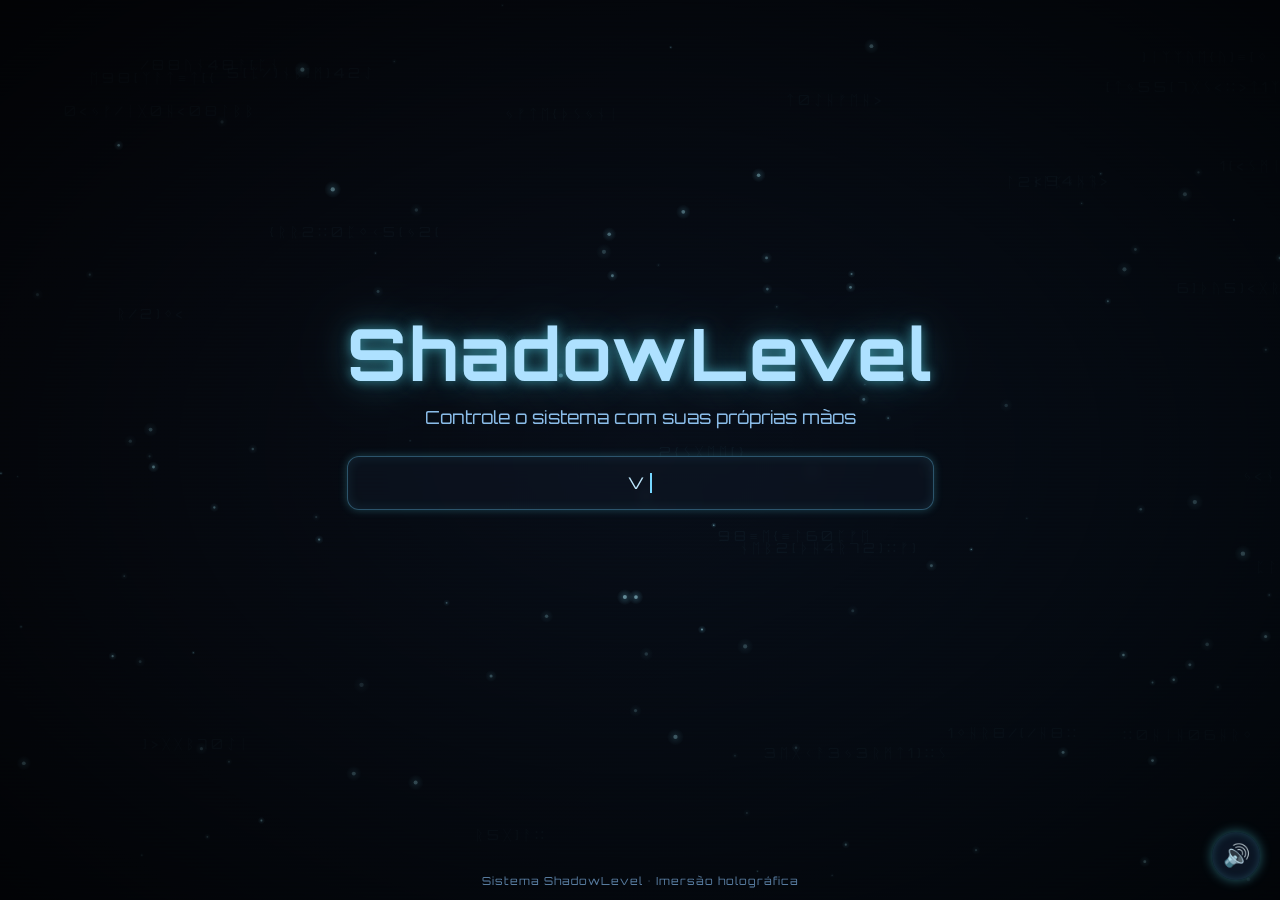
<file: shadowlevel/frontend/public/index.html>
<!DOCTYPE html>
<html lang="pt-BR">
<head>
  <meta charset="UTF-8">
  <title>ShadowLevel</title>
  <meta name="viewport" content="width=device-width, initial-scale=1.0">
  <link href="https://fonts.googleapis.com/css2?family=Orbitron:wght@400;700&display=swap" rel="stylesheet">
  <link rel="stylesheet" href="../src/css/index.css">
</head>
<body>
  <audio id="ambience" src="https://cdn.pixabay.com/download/audio/2022/03/15/audio_7e7f3f9f3b.mp3?filename=dark-ambient-110397.mp3" loop preload="auto"></audio>
  <audio id="ping" src="https://cdn.pixabay.com/download/audio/2022/03/15/audio_7e7f3f9f3b.mp3?filename=dark-ambient-110397.mp3" preload="auto"></audio>
  <audio id="hover" src="https://cdn.pixabay.com/download/audio/2022/03/15/audio_7e7f3f9f3b.mp3?filename=dark-ambient-110397.mp3" preload="auto"></audio>
  <audio id="levelup" src="https://cdn.pixabay.com/download/audio/2022/03/15/audio_9f7a6f.mp3?filename=level-up-191997.mp3" preload="auto"></audio>
  <canvas id="particles"></canvas>
  <canvas id="runes"></canvas>
  <div class="overlay"></div>
  <div class="home-container">
    <div class="content" id="content">
      <h1 class="title">ShadowLevel</h1>
      <p class="subtitle">Controle o sistema com suas próprias mãos</p>
      <div class="system-message">
        <p id="typewriter" class="typewriter"></p>
      </div>
      <nav class="menu" id="menu">
        <a href="../src/pages/central.html" data-link>Acessar</a>
        <a href="../src/pages/sobre.html" data-link>System</a>
      </nav>
    </div>
  </div>
    <button id="sound-toggle" class="sound-btn">🔊</button>
  <div class="footer">Sistema ShadowLevel • Imersão holográfica</div>
  <script src="../src/js/index.js"></script>
</body>
</html>
</file>
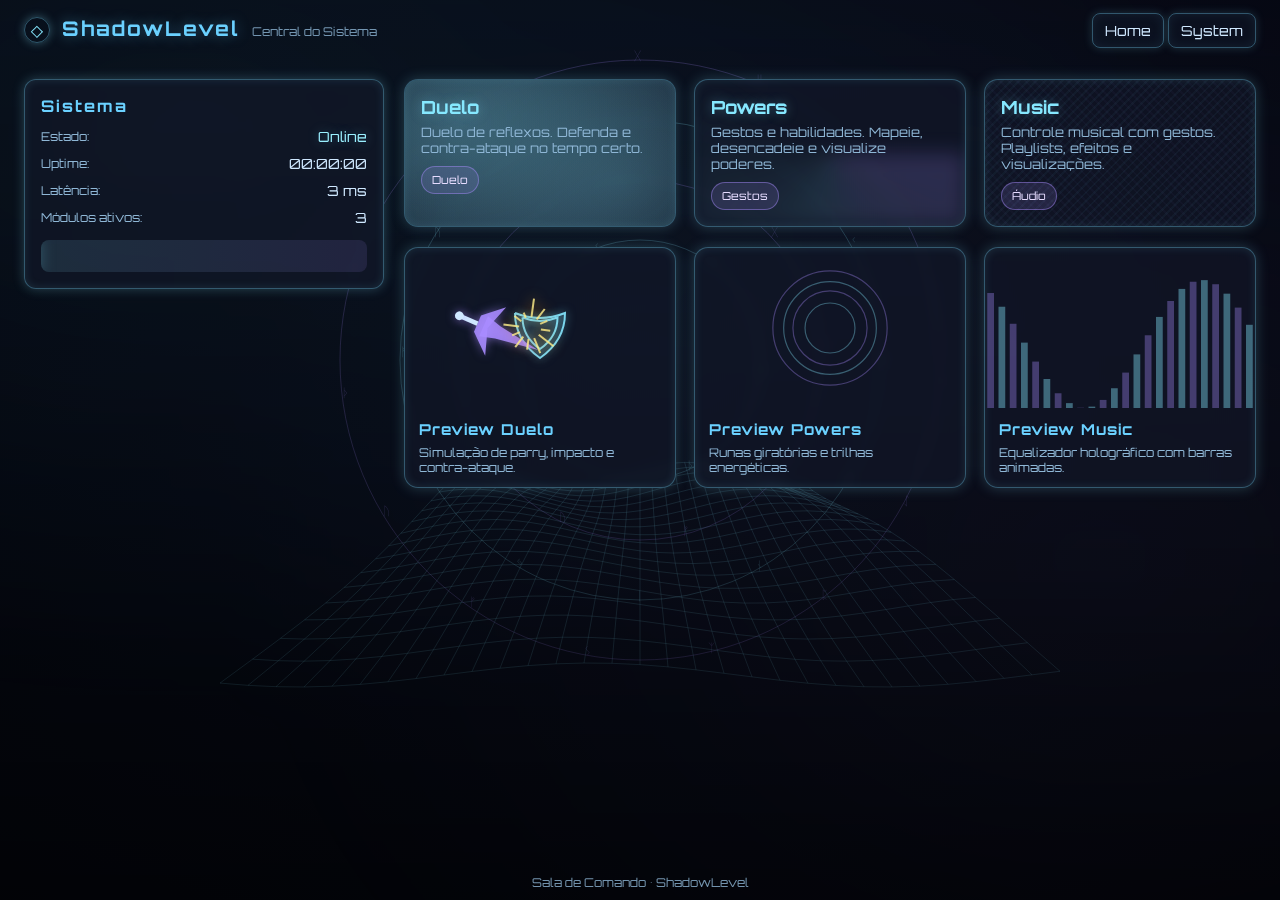
<file: shadowlevel/codigo/src/pages/central.html>
<!DOCTYPE html>
<html lang="pt-BR">
<head>
  <meta charset="UTF-8">
  <title>ShadowLevel • Central</title>
  <meta name="viewport" content="width=device-width, initial-scale=1.0">
  <link href="https://fonts.googleapis.com/css2?family=Orbitron:wght@400;700&display=swap" rel="stylesheet">
  <link rel="stylesheet" href="../css/central.css">
  <link rel="icon" href="favicon.png" type="image/png">
</head>
<body>
  <div class="bg">
    <canvas id="grid3d"></canvas>
    <div class="nebula layer"></div>
    <canvas id="orbits"></canvas>
  </div>
  <div class="overlay"></div>
  <header class="header">
    <div class="brand">
      <span class="logo">◇</span>
      <h1>ShadowLevel</h1>
      <span class="tag">Central do Sistema</span>
    </div>
    <nav class="top-actions">
      <a href="../index.html" class="home-link">Home</a>
      <a href="sobre.html" class="home-link">System</a>
    </nav>
  </header>
  <main class="central">
    <section class="status-panel">
      <div class="status-card">
        <h2 class="status-title">Sistema</h2>
        <div class="status-grid">
          <div class="status-item">
            <span class="label">Estado:</span>
            <span class="value online">Online</span>
          </div>
          <div class="status-item">
            <span class="label">Uptime:</span>
            <span id="uptime" class="value">00:00:00</span>
          </div>
          <div class="status-item">
            <span class="label">Latência:</span>
            <span id="latency" class="value">3 ms</span>
          </div>
          <div class="status-item">
            <span class="label">Módulos ativos:</span>
            <span id="modules" class="value">3</span>
          </div>
        </div>
        <div class="pulse-bar" aria-hidden="true">
          <span class="pulse"></span>
        </div>
      </div>
    </section>

    <section class="hub-menu">
      <div class="hub-card" data-tilt data-href="duelo.html"> <div class="hub-decor hub-particles"></div>
        <h3>Duelo</h3> <p>Duelo de reflexos. Defenda e contra-ataque no tempo certo.</p> <div class="chip">Duelo</div> </div>

      <div class="hub-card" data-tilt data-href="powers.html">
        <div class="hub-decor hub-auras"></div>
        <h3>Powers</h3>
        <p>Gestos e habilidades. Mapeie, desencadeie e visualize poderes.</p>
        <div class="chip">Gestos</div>
      </div>

      <div class="hub-card" data-tilt data-href="music.html">
        <div class="hub-decor hub-waves"></div>
        <h3>Music</h3>
        <p>Controle musical com gestos. Playlists, efeitos e visualizações.</p>
        <div class="chip">Áudio</div>
      </div>
    </section>

    <section class="previews">
      <div class="preview-card" data-tilt>
        <div class="preview-canvas-wrap">
          <canvas id="previewDuelo"></canvas> </div>
        <div class="preview-content">
          <h4>Preview Duelo</h4> <p>Simulação de parry, impacto e contra-ataque.</p> </div>
      </div>

      <div class="preview-card" data-tilt>
        <div class="preview-canvas-wrap">
          <canvas id="previewPowers"></canvas>
        </div>
        <div class="preview-content">
          <h4>Preview Powers</h4>
          <p>Runas giratórias e trilhas energéticas.</p>
        </div>
      </div>

      <div class="preview-card" data-tilt>
        <div class="preview-canvas-wrap">
          <canvas id="previewMusic"></canvas>
        </div>
        <div class="preview-content">
          <h4>Preview Music</h4>
          <p>Equalizador holográfico com barras animadas.</p>
        </div>
      </div>
    </section>
  </main>
  <footer class="footer">
    <span>Sala de Comando • ShadowLevel</span>
  </footer>
  <script src="../js/central.js"></script>
</body>
</html>
</file>
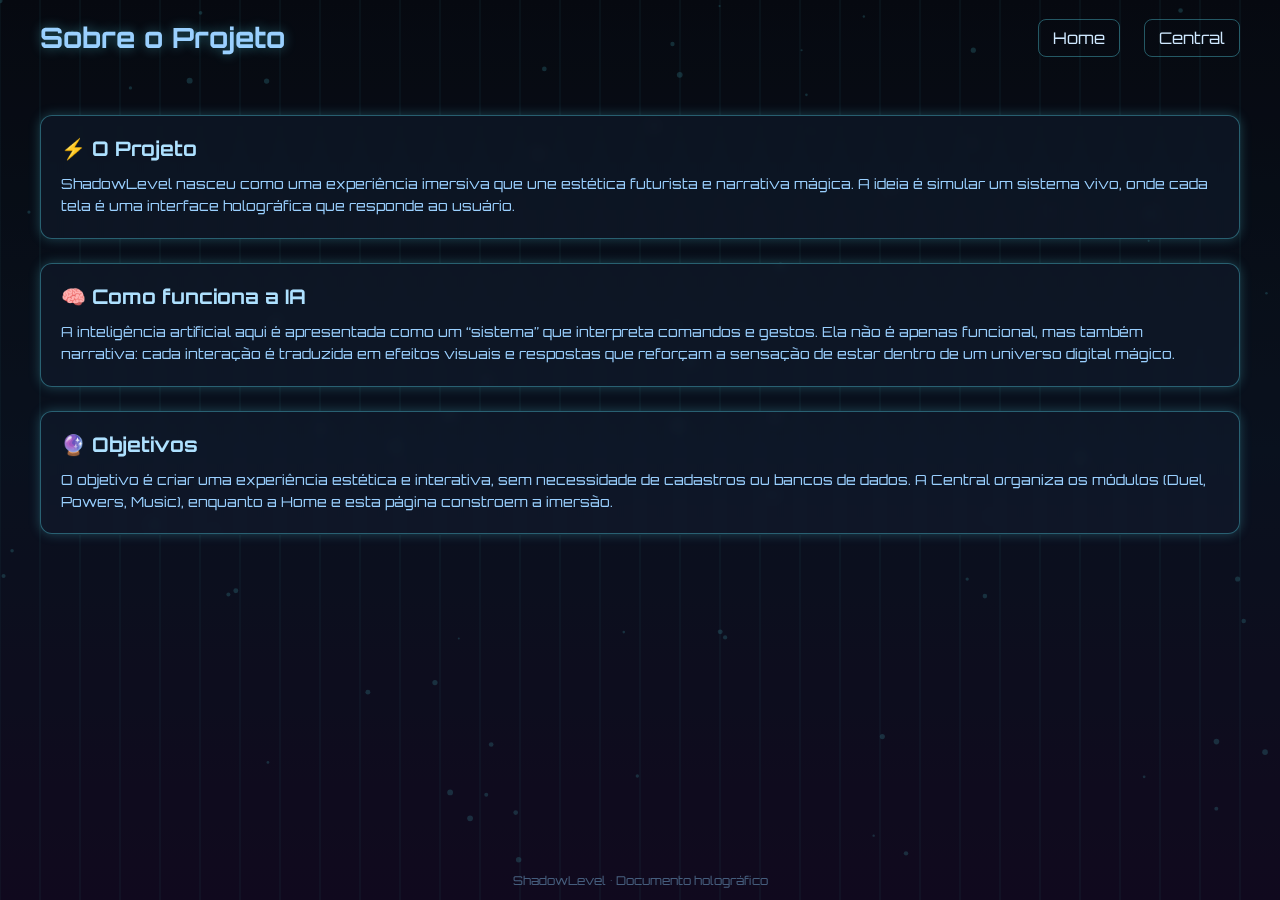
<file: shadowlevel/codigo/src/pages/sobre.html>
<!DOCTYPE html>
<html lang="pt-BR">
<head>
  <meta charset="UTF-8">
  <title>ShadowLevel • Sobre</title>
  <meta name="viewport" content="width=device-width, initial-scale=1.0">
  <link href="https://fonts.googleapis.com/css2?family=Orbitron:wght@400;700&display=swap" rel="stylesheet">
  <link rel="stylesheet" href="../css/sobre.css">
  <link rel="icon" href="favicon.png" type="image/png">
</head>
<body>
  <canvas id="bgLines"></canvas>
  <canvas id="bgParticles"></canvas>
  <div class="overlay"></div>
  <header class="header">
    <h1 class="title">Sobre o Projeto</h1>
    <nav>
      <a href="../index.html">Home</a>
      <a href="central.html">Central</a>
    </nav>
  </header>
  <main class="about">
    <section class="card" data-expand>
      <h2>⚡ O Projeto</h2>
      <p>
        ShadowLevel nasceu como uma experiência imersiva que une estética futurista e narrativa mágica.
        A ideia é simular um sistema vivo, onde cada tela é uma interface holográfica que responde ao usuário.
      </p>
    </section>

    <section class="card" data-expand>
      <h2>🧠 Como funciona a IA</h2>
      <p>
        A inteligência artificial aqui é apresentada como um “sistema” que interpreta comandos e gestos.
        Ela não é apenas funcional, mas também narrativa: cada interação é traduzida em efeitos visuais
        e respostas que reforçam a sensação de estar dentro de um universo digital mágico.
      </p>
    </section>

    <section class="card" data-expand>
      <h2>🔮 Objetivos</h2>
      <p>
        O objetivo é criar uma experiência estética e interativa, sem necessidade de cadastros ou bancos de dados.
        A Central organiza os módulos (Duel, Powers, Music), enquanto a Home e esta página constroem a imersão.
      </p>
    </section>
  </main>

  <footer class="footer">ShadowLevel • Documento holográfico</footer>
  <script src="../js/sobre.js"></script>
</body>
</html>
</file>
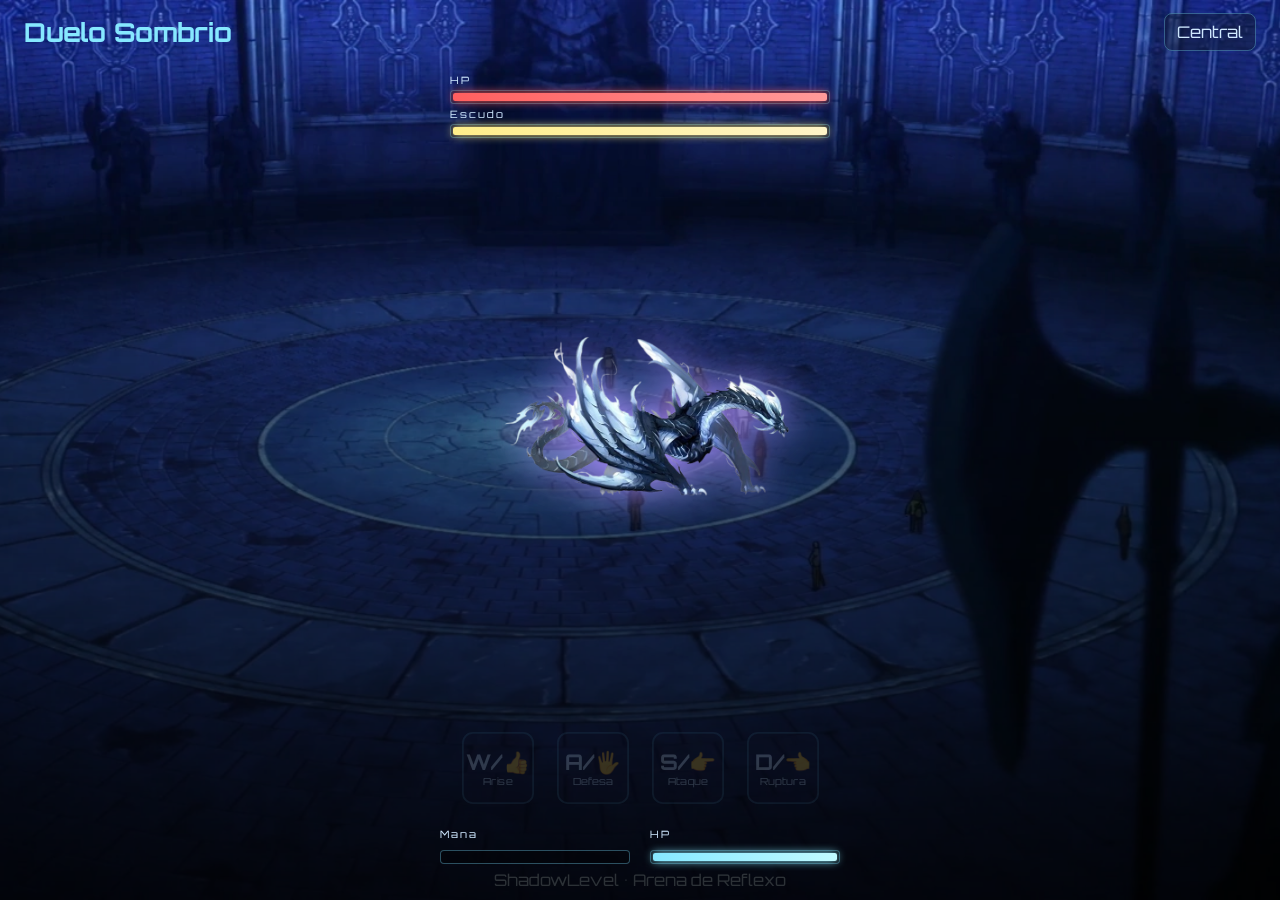
<file: shadowlevel/frontend/src/pages/duelo.html>
<!DOCTYPE html>
<html lang="pt-BR">
<head>
  <meta charset="UTF-8">
  <title>ShadowLevel • Duelo</title>
  <meta name="viewport" content="width=device-width, initial-scale=1.0">
  <link href="https://fonts.googleapis.com/css2?family=Orbitron:wght@400;700&display=swap" rel="stylesheet">
  <link rel="stylesheet" href="../css/duelo.css">
</head>
<body>
  <canvas id="fx-canvas"></canvas>
  <div class="overlay"></div>

  <div id="win-screen" class="game-over-screen">
    <img src="../img/duel/victory_bg.png" alt="Vitória">
    <h1>VITÓRIA</h1>
  </div>
  <div id="lose-screen" class="game-over-screen">
    <img src="../img/duel/defeat_bg.png" alt="Derrota">
    <h1>DERROTA</h1>
  </div>

  <header class="header">
    <h1 class="title">Duelo Sombrio</h1>
    <nav>
      <a href="central.html">Central</a>
    </nav>
  </header>

  <main class="duel-arena">
    <div class="opponent-area">
      <div class="opponent-bars">
        <div class="bar-label">HP</div>
        <div class="bar-container hp-bar">
          <div id="opponent-hp" class="bar-fill"></div>
        </div>
        <div class="bar-label">Escudo</div>
        <div class="bar-container stance-bar">
          <div id="opponent-stance" class="bar-fill"></div>
        </div>
      </div>
      <div id="opponent-container">
        <img src="../img/duel/opponent_idle.png" id="opponent" alt="Oponente Sombrio">
      </div>
      <div id="game-message" class="game-message"></div>
    </div>

    <div class="player-hub">
      <div id="action-hub" class="action-hub">
        <div class="action-slot" id="prompt-super">
          <span>W/👍</span><p>Arise</p>
        </div>
        <div class="action-slot" id="prompt-defesa">
          <span>A/🖐️</span><p>Defesa</p>
        </div>
        <div class="action-slot" id="prompt-ataque">
          <span>S/👉</span><p>Ataque</p>
        </div>
        <div class="action-slot" id="prompt-ruptura">
          <span>D/👈</span><p>Ruptura</p>
        </div>
      </div>

      <div class="player-bars">
        <div class="bar-label">Mana</div>
        <div class="bar-container shadow-gauge">
          <div id="player-super" class="bar-fill"></div>
        </div>
        <div class="bar-label">HP</div>
        <div class="bar-container player-hp-bar">
          <div id="player-hp" class="bar-fill"></div>
        </div>
      </div>
    </div>
  </main>

  <footer class="footer">ShadowLevel • Arena de Reflexo</footer>

  <audio id="bg-music" loop src="../audio/duel_music.mp3"></audio>

  <script src="../js/duelo.js"></script>
  <script src="../js/duel_effects.js"></script> 
</body>
</html>
</file>
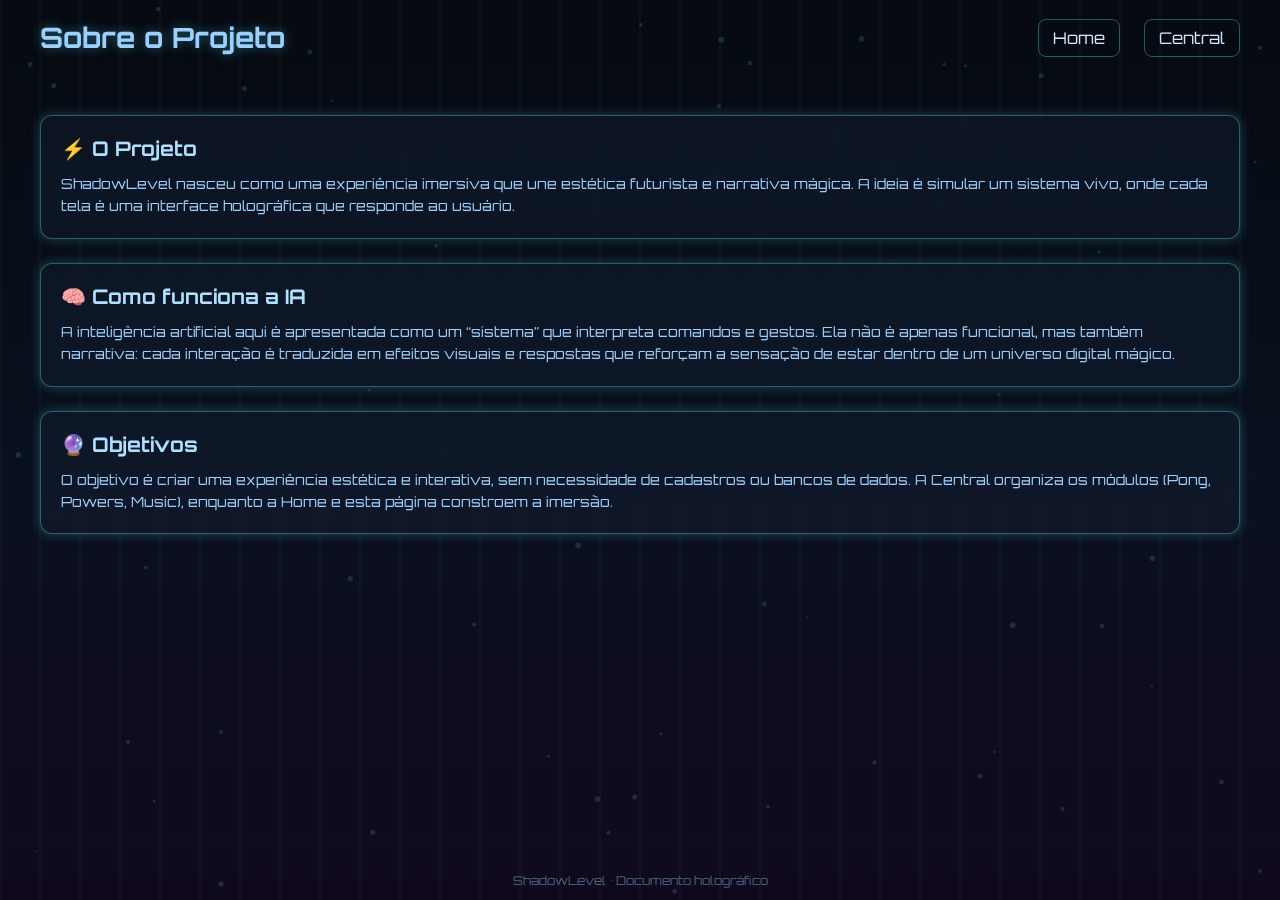
<file: shadowlevel/frontend/src/pages/sobre.html>
<!DOCTYPE html>
<html lang="pt-BR">
<head>
  <meta charset="UTF-8">
  <title>ShadowLevel • Sobre</title>
  <meta name="viewport" content="width=device-width, initial-scale=1.0">
  <link href="https://fonts.googleapis.com/css2?family=Orbitron:wght@400;700&display=swap" rel="stylesheet">
  <link rel="stylesheet" href="../css/sobre.css">
</head>
<body>
  <canvas id="bgLines"></canvas>
  <canvas id="bgParticles"></canvas>
  <div class="overlay"></div>
  <header class="header">
    <h1 class="title">Sobre o Projeto</h1>
    <nav>
      <a href="../../public/index.html">Home</a>
      <a href="central.html">Central</a>
    </nav>
  </header>
  <main class="about">
    <section class="card" data-expand>
      <h2>⚡ O Projeto</h2>
      <p>
        ShadowLevel nasceu como uma experiência imersiva que une estética futurista e narrativa mágica.
        A ideia é simular um sistema vivo, onde cada tela é uma interface holográfica que responde ao usuário.
      </p>
    </section>

    <section class="card" data-expand>
      <h2>🧠 Como funciona a IA</h2>
      <p>
        A inteligência artificial aqui é apresentada como um “sistema” que interpreta comandos e gestos.
        Ela não é apenas funcional, mas também narrativa: cada interação é traduzida em efeitos visuais
        e respostas que reforçam a sensação de estar dentro de um universo digital mágico.
      </p>
    </section>

    <section class="card" data-expand>
      <h2>🔮 Objetivos</h2>
      <p>
        O objetivo é criar uma experiência estética e interativa, sem necessidade de cadastros ou bancos de dados.
        A Central organiza os módulos (Pong, Powers, Music), enquanto a Home e esta página constroem a imersão.
      </p>
    </section>
  </main>

  <footer class="footer">ShadowLevel • Documento holográfico</footer>

  <script src="../js/sobre.js"></script>
</body>
</html>
</file>
<file: shadowlevel/frontend/src/css/index.css>
* { box-sizing: border-box; margin: 0; padding: 0; }

body {
  font-family: 'Orbitron', sans-serif;
  color: #cfe8ff;
  height: 100vh;
  overflow: hidden;
  background: linear-gradient(120deg, #0b0f1a, #0a1b2e, #130a2e);
  background-size: 300% 300%;
  animation: gradientShift 20s ease-in-out infinite;
  position: relative;
}

@keyframes gradientShift {
  0% { background-position: 0% 50%; }
  50% { background-position: 100% 50%; }
  100% { background-position: 0% 50%; }
}

body::after {
  content: '';
  position: absolute;
  inset: 0;
  pointer-events: none;
  background: repeating-linear-gradient(
    to bottom,
    rgba(255, 255, 255, 0.03) 0px,
    rgba(255, 255, 255, 0.03) 1px,
    transparent 2px,
    transparent 4px
  );
  mix-blend-mode: soft-light;
}

.overlay {
  position: absolute;
  inset: 0;
  background: radial-gradient(ellipse at center, rgba(0,0,0,0.25) 0%, rgba(0,0,0,0.55) 60%, rgba(0,0,0,0.8) 100%);
  z-index: 1;
}

#particles, #runes {
  position: absolute;
  inset: 0;
  z-index: 0;
}
#runes { opacity: 0.25; }

.home-container {
  position: relative;
  z-index: 2;
  height: 100vh;
  display: grid;
  place-items: center;
  padding: 24px;
}

.content {
  text-align: center;
  opacity: 0;
  transform: translateY(12px);
  transition: opacity 900ms ease, transform 900ms ease;
}

.title {
  font-size: 72px;
  letter-spacing: 3px;
  color: #aee1ff;
  text-shadow: 0 0 12px rgba(94, 234, 255, 0.5),
               0 0 36px rgba(94, 234, 255, 0.3),
               0 0 72px rgba(94, 234, 255, 0.15);
}

.subtitle {
  margin-top: 8px;
  font-size: 18px;
  color: #9ad0ff;
  opacity: 0.9;
}

.system-message {
  margin: 28px auto 36px;
  max-width: 720px;
  background: rgba(19, 29, 47, 0.35);
  border: 1px solid rgba(110, 208, 255, 0.35);
  border-radius: 12px;
  backdrop-filter: blur(6px);
  box-shadow: 0 0 8px rgba(94, 234, 255, 0.25),
              inset 0 0 12px rgba(94, 234, 255, 0.1);
  padding: 16px 18px;
  color: #bfe9ff;
}

.typewriter {
  display: inline-block;
  white-space: nowrap;
  border-right: 2px solid #76d7ff;
  animation: caretBlink 900ms steps(1, end) infinite;
  padding-right: 6px;
}

@keyframes caretBlink {
  0%, 49% { border-color: #76d7ff; }
  50%, 100% { border-color: transparent; }
}

.menu {
  display: inline-flex;
  gap: 16px;
  opacity: 0;
  transform: translateY(8px);
  transition: opacity 700ms ease, transform 700ms ease;
}

.menu a {
  text-decoration: none;
  color: #d9f3ff;
  padding: 12px 18px;
  border-radius: 10px;
  background: rgba(18, 31, 54, 0.4);
  border: 1px solid rgba(94, 234, 255, 0.35);
  box-shadow: 0 0 10px rgba(94, 234, 255, 0.2),
              inset 0 0 14px rgba(94, 234, 255, 0.08);
  transition: transform 160ms ease, box-shadow 200ms ease, background 200ms ease;
  position: relative;
  overflow: hidden;
}

.menu a:hover {
  transform: translateY(-2px) scale(1.02);
  box-shadow: 0 0 18px rgba(94, 234, 255, 0.35),
              inset 0 0 18px rgba(94, 234, 255, 0.12);
  background: rgba(18, 31, 54, 0.55);
}

.menu a::after {
  content: '';
  position: absolute;
  left: -30%;
  top: 0;
  height: 100%;
  width: 30%;
  transform: skewX(-20deg);
  background: linear-gradient(to right, rgba(255,255,255,0.0), rgba(255,255,255,0.12), rgba(255,255,255,0.0));
  transition: left 600ms ease;
}

.menu a:hover::after { left: 110%; }

.content.active { opacity: 1; transform: translateY(0); }
.menu.active { opacity: 1; transform: translateY(0); }

.footer {
  position: absolute;
  bottom: 12px; left: 50%;
  transform: translateX(-50%);
  font-size: 11px;
  letter-spacing: 1px;
  color: #8fc8ff;
  opacity: 0.6;
  z-index: 2;
}

@media (max-width: 640px) {
  .title { font-size: 42px; letter-spacing: 2px; }
  .subtitle { font-size: 14px; }
  .system-message { margin: 20px 12px 28px; }
  .menu { gap: 12px; }
  .menu a { padding: 10px 14px; font-size: 14px; }
}

.sound-btn {
  position: fixed;
  bottom: 20px;
  right: 20px;
  width: 48px;
  height: 48px;
  border-radius: 50%;
  border: none;
  background: rgba(18, 31, 54, 0.6);
  color: #d9f3ff;
  font-size: 22px;
  cursor: pointer;
  box-shadow: 0 0 12px rgba(94, 234, 255, 0.4),
              inset 0 0 8px rgba(94, 234, 255, 0.2);
  transition: transform 0.2s ease, background 0.3s ease;
  z-index: 10;
}

.sound-btn:hover {
  transform: scale(1.1);
  background: rgba(18, 31, 54, 0.8);
}
</file>
<file: shadowlevel/codigo/src/css/central.css>
* { box-sizing: border-box; margin: 0; padding: 0; }
:root {
  --bg1: #05070f;
  --bg2: #0a1020;
  --bg3: #120a2a;
  --cyan: #86e8ff;
  --blue: #6bd1ff;
  --violet: #a98cff;
  --text: #cfe8ff;
  --muted: #8fb7d6;
  --panel: rgba(20, 26, 44, 0.55);
  --border: rgba(120, 220, 255, 0.35);
}
html, body { height: 100%; }
body {
  font-family: 'Orbitron', system-ui, sans-serif;
  color: var(--text);
  background: radial-gradient(1200px 800px at 50% 40%, var(--bg2), var(--bg1)) fixed;
  overflow: hidden;
}

.bg { position: fixed; inset: 0; z-index: 0; }
#grid3d, #orbits { position: absolute; inset: 0; }
.nebula {
  position: absolute; inset: -10%;
  background:
    radial-gradient(1000px 600px at 20% 20%, rgba(107, 209, 255, 0.10), transparent),
    radial-gradient(900px 700px at 80% 60%, rgba(169, 140, 255, 0.10), transparent);
  filter: blur(20px) saturate(120%);
  animation: drift 40s ease-in-out infinite alternate;
  opacity: 0.6;
}
@keyframes drift {
  0% { transform: translate3d(0,0,0); }
  100% { transform: translate3d(2%, -2%, 0); }
}

.overlay {
  position: fixed; inset: 0; z-index: 1;
  background: linear-gradient(to bottom, rgba(0,0,0,0.1), rgba(0,0,0,0.35) 60%, rgba(0,0,0,0.6));
  pointer-events: none;
}

.header {
  position: relative; z-index: 5;
  display: flex; align-items: center; justify-content: space-between;
  padding: 16px 24px;
}
.brand { display: flex; align-items: baseline; gap: 12px; }
.logo {
  display: inline-grid; place-items: center;
  width: 26px; height: 26px; border-radius: 50%;
  border: 1px solid var(--border);
  color: var(--cyan);
  box-shadow: 0 0 10px rgba(134, 232, 255, 0.35);
}
.brand h1 { font-size: 20px; letter-spacing: 2px; color: var(--blue); text-shadow: 0 0 14px rgba(107, 209, 255, 0.4); }
.tag { font-size: 12px; color: var(--muted); opacity: 0.8; }
.top-actions .home-link {
  color: var(--text); text-decoration: none; font-size: 14px;
  padding: 8px 12px; border: 1px solid var(--border); border-radius: 8px;
  background: rgba(18, 26, 44, 0.45);
  box-shadow: 0 0 10px rgba(134, 232, 255, 0.18), inset 0 0 12px rgba(134, 232, 255, 0.08);
  transition: transform 180ms ease, box-shadow 200ms ease, background 200ms ease;
}
.top-actions .home-link:hover { transform: translateY(-1px); box-shadow: 0 0 16px rgba(134, 232, 255, 0.28); }

.central {
  position: relative; z-index: 4;
  display: grid;
  grid-template-columns: 360px 1fr;
  grid-template-rows: auto auto 1fr;
  grid-template-areas:
    "status hub"
    "status previews"
    "status previews";
  gap: 20px;
  padding: 20px 24px 28px;
}

.status-panel { grid-area: status; }
.status-card {
  background: var(--panel);
  border: 1px solid var(--border);
  border-radius: 12px;
  backdrop-filter: blur(8px);
  box-shadow: 0 0 12px rgba(134, 232, 255, 0.25),
              inset 0 0 10px rgba(134, 232, 255, 0.12);
  padding: 16px;
}
.status-title { font-size: 16px; color: var(--blue); letter-spacing: 2px; margin-bottom: 12px; }
.status-grid { display: grid; gap: 10px; }
.status-item { display: flex; justify-content: space-between; align-items: center; }
.status-item .label { color: var(--muted); font-size: 12px; }
.status-item .value { font-size: 14px; color: var(--text); }
.value.online { color: #9af0ff; text-shadow: 0 0 12px rgba(134, 232, 255, 0.35); }

.pulse-bar {
  margin-top: 14px; height: 32px; border-radius: 8px;
  background: linear-gradient(to right, rgba(134,232,255,0.12), rgba(169,140,255,0.12));
  position: relative; overflow: hidden;
}
.pulse {
  position: absolute; left: -20%; top: 0; bottom: 0; width: 22%;
  background: linear-gradient(90deg, rgba(255,255,255,0.0), rgba(134,232,255,0.55), rgba(255,255,255,0.0));
  filter: blur(6px);
  animation: pulseSweep 3.6s ease-in-out infinite;
}
@keyframes pulseSweep {
  0% { left: -22%; }
  50% { left: 100%; }
  100% { left: 120%; }
}

.hub-menu {
  grid-area: hub;
  display: grid; grid-template-columns: repeat(3, minmax(220px, 1fr));
  gap: 18px;
}
.hub-card {
  position: relative;
  background: var(--panel);
  border: 1px solid var(--border);
  border-radius: 14px;
  padding: 16px;
  backdrop-filter: blur(6px);
  box-shadow: 0 0 14px rgba(134,232,255,0.22), inset 0 0 10px rgba(134,232,255,0.12);
  cursor: pointer;
  transition: transform 160ms ease, box-shadow 220ms ease, border-color 220ms ease;
  overflow: hidden;
  isolation: isolate;
}
.hub-card:hover {
  transform: translateY(-3px);
  box-shadow: 0 0 20px rgba(134,232,255,0.3);
  border-color: rgba(169,140,255,0.45);
}
.hub-card h3 { font-size: 18px; color: var(--cyan); text-shadow: 0 0 12px rgba(134,232,255,0.35); }
.hub-card p { margin-top: 6px; font-size: 13px; color: var(--muted); }
.chip {
  display: inline-block; margin-top: 10px; font-size: 11px;
  padding: 6px 10px; border-radius: 999px;
  border: 1px solid rgba(169,140,255,0.45);
  color: #e6dcff; background: rgba(169,140,255,0.14);
}

.hub-decor { position: absolute; inset: 0; pointer-events: none; z-index: -1; }
.hub-particles::before, .hub-particles::after {
  content: ''; position: absolute; width: 100%; height: 100%;
  background: radial-gradient(300px 200px at 20% 30%, rgba(134,232,255,0.18), transparent),
              radial-gradient(260px 200px at 80% 70%, rgba(134,232,255,0.10), transparent);
  animation: shimmer 8s ease-in-out infinite alternate;
}
.hub-auras::before {
  content: ''; position: absolute; inset: 0;
  background: conic-gradient(from 90deg, rgba(169,140,255,0.2), rgba(134,232,255,0.12), transparent 60%);
  filter: blur(10px);
  animation: spinSlow 16s linear infinite;
}
.hub-waves::before {
  content: ''; position: absolute; inset: 0;
  background-image:
    repeating-linear-gradient(135deg, rgba(134,232,255,0.16) 0 2px, transparent 2px 6px),
    repeating-linear-gradient(-135deg, rgba(169,140,255,0.12) 0 2px, transparent 2px 6px);
  opacity: 0.25;
  animation: waveSlide 10s linear infinite;
}
@keyframes shimmer { from { transform: translateY(0); } to { transform: translateY(-4%); } }
@keyframes spinSlow { to { transform: rotate(360deg); } }
@keyframes waveSlide { to { background-position: 100px 0, -100px 0; } }

.previews {
  grid-area: previews;
  display: grid; grid-template-columns: repeat(3, minmax(240px, 1fr));
  gap: 18px;
}
.preview-card {
  background: var(--panel);
  border: 1px solid var(--border);
  border-radius: 14px;
  box-shadow: 0 0 14px rgba(134,232,255,0.22), inset 0 0 10px rgba(134,232,255,0.12);
  overflow: hidden;
  transition: transform 160ms ease, box-shadow 220ms ease, border-color 220ms ease;
  backdrop-filter: blur(6px);
}
.preview-card:hover { transform: translateY(-2px); border-color: rgba(169,140,255,0.45); }

.preview-canvas-wrap { position: relative; height: 160px; }
.preview-content { padding: 12px 14px; }
.preview-content h4 { color: var(--blue); font-size: 15px; letter-spacing: 1px; }
.preview-content p { color: var(--muted); font-size: 12px; margin-top: 6px; }

.footer {
  position: fixed; bottom: 10px; left: 50%; transform: translateX(-50%);
  font-size: 12px; color: var(--muted); z-index: 5; opacity: 0.8;
}

@media (max-width: 1080px) {
  .central {
    grid-template-columns: 1fr;
    grid-template-areas:
      "status"
      "hub"
      "previews";
  }
  .hub-menu { grid-template-columns: repeat(3, minmax(200px, 1fr)); }
}
@media (max-width: 760px) {
  .hub-menu { grid-template-columns: 1fr; }
  .previews { grid-template-columns: 1fr; }
}
</file>
<file: shadowlevel/codigo/src/css/sobre.css>
* { margin: 0; padding: 0; box-sizing: border-box; }
body {
  font-family: 'Orbitron', sans-serif;
  color: #cfe8ff;
  height: 100vh;
  background: linear-gradient(180deg, #0a0f1a, #0f1b2e, #1a0f2e);
  overflow-x: hidden;
  position: relative;
}

#bgLines, #bgParticles {
  position: fixed; inset: 0; z-index: 0;
}
.overlay {
  position: fixed; inset: 0; z-index: 1;
  background: rgba(0,0,0,0.35);
}

.header {
  position: relative; z-index: 2;
  display: flex; justify-content: space-between; align-items: center;
  padding: 20px 40px;
}
.title {
  font-size: 28px; color: #9ad0ff;
  text-shadow: 0 0 12px rgba(94,234,255,0.4);
}
.header nav a {
  margin-left: 20px; text-decoration: none; color: #cfe8ff;
  border: 1px solid rgba(94,234,255,0.35);
  padding: 8px 14px; border-radius: 8px;
  transition: background 0.3s, box-shadow 0.3s;
}
.header nav a:hover {
  background: rgba(94,234,255,0.15);
  box-shadow: 0 0 12px rgba(94,234,255,0.35);
}

.about {
  position: relative; z-index: 2;
  display: grid; gap: 24px;
  padding: 40px;
}
.card {
  background: rgba(20,30,50,0.45);
  border: 1px solid rgba(94,234,255,0.35);
  border-radius: 12px;
  padding: 20px;
  backdrop-filter: blur(6px);
  box-shadow: 0 0 12px rgba(94,234,255,0.25);
  transition: transform 0.3s ease, box-shadow 0.3s ease;
}
.card h2 {
  font-size: 20px; color: #aee1ff;
  margin-bottom: 12px;
}
.card p {
  font-size: 14px; color: #9ad0ff;
  line-height: 1.6;
}
.card:hover {
  transform: translateY(-4px);
  box-shadow: 0 0 18px rgba(94,234,255,0.35);
}

.footer {
  position: fixed; bottom: 12px; left: 50%; transform: translateX(-50%);
  font-size: 12px; color: #8fc8ff; opacity: 0.7;
}
</file>
<file: shadowlevel/frontend/src/css/duelo.css>
:root {
  --bg1: #05070f;
  --bg2: #0a1020;
  --cyan: #86e8ff;
  --violet: #a98cff;
  --red: #ff5f5f;
  --yellow: #ffee8a;
  --text: #cfe8ff;
  --border: rgba(120, 220, 255, 0.35);
  --panel: rgba(20, 26, 44, 0.55);
}

* { box-sizing: border-box; margin: 0; padding: 0; }
html, body { height: 100%; }
body {
  font-family: 'Orbitron', system-ui, sans-serif;
  color: var(--text);
  background-color: var(--bg1);
  background-size: cover;
  background-position: center;
  background-repeat: no-repeat;
  overflow: hidden;
  transition: background-image 1s ease, background-color 0.5s ease;
}

body.state-battle {
  background-image: url('../img/duel/battle_bg.png');
}
body.state-win {
  background-image: url('../img/duel/victory_bg.png');
}
body.state-lose {
  background-image: none;
  background-color: #330000;
}

#fx-canvas { position: fixed; inset: 0; z-index: 2; }
.overlay {
  position: fixed; inset: 0; z-index: 1;
  background: linear-gradient(to top, rgba(0,0,0,0.8), rgba(0,0,0,0.4) 60%, transparent);
  pointer-events: none;
}
.header {
  position: relative; z-index: 10;
  display: flex; align-items: center; justify-content: space-between;
  padding: 16px 24px;
}
.header .title { font-size: 26px; color: var(--cyan); }
.header nav a {
  margin-left: 14px; text-decoration: none; color: var(--text);
  border: 1px solid var(--border); padding: 8px 12px; border-radius: 8px;
  background: rgba(18, 26, 44, 0.45);
}

.game-over-screen {
  position: fixed;
  inset: 0;
  z-index: 100;
  display: flex;
  align-items: center;
  justify-content: center;
  flex-direction: column;
  background: rgba(0,0,0,0.7);
  backdrop-filter: blur(5px);
  opacity: 0;
  pointer-events: none;
  transition: opacity 1s ease;
}
.game-over-screen.active {
  opacity: 1;
}
.game-over-screen img {
  position: absolute;
  inset: 0;
  width: 100%;
  height: 100%;
  object-fit: cover;
  opacity: 0.3;
  z-index: -1;
}
.game-over-screen h1 {
  font-size: 8vw;
  color: var(--cyan);
  text-shadow: 0 0 30px var(--cyan), 0 0 50px var(--cyan);
  animation: pulse-prompt 2s infinite alternate;
}
#lose-screen h1 {
  color: var(--red);
  text-shadow: 0 0 30px var(--red), 0 0 50px var(--red);
}

.duel-arena {
  position: relative; z-index: 5;
  height: calc(100vh - 80px);
  display: flex;
  flex-direction: column;
  justify-content: space-between;
}

.opponent-area {
  flex-grow: 1;
  display: flex;
  flex-direction: column;
  align-items: center;
  justify-content: center;
  position: relative;
  padding-bottom: 120px;
}

#opponent-container {
  position: relative;
  width: 300px; 
  height: 300px;
}
#opponent {
  width: 100%;
  height: 100%;
  object-fit: contain;
  filter: drop-shadow(0 0 20px var(--violet));
  transition: transform 0.2s ease, filter 0.2s ease;
}

.opponent-bars {
  position: absolute;
  top: 0;
  width: 100%;
  max-width: 400px;
  display: grid;
  gap: 4px;
  padding: 10px;
}
.bar-label { font-size: 10px; color: var(--muted); letter-spacing: 2px; }
.bar-container {
  width: 100%;
  height: 14px;
  border: 1px solid var(--border);
  border-radius: 4px;
  background: rgba(0,0,0,0.3);
  padding: 2px;
}
.bar-fill {
  height: 100%;
  width: 100%;
  border-radius: 2px;
  transition: width 0.3s cubic-bezier(0.25, 1, 0.5, 1);
}
.hp-bar .bar-fill {
  background: linear-gradient(90deg, var(--red), #ff9a9a);
  box-shadow: 0 0 10px var(--red);
}
.stance-bar .bar-fill {
  background: linear-gradient(90deg, var(--yellow), #fff4c7);
  box-shadow: 0 0 10px var(--yellow);
}

.player-hub {
  position: absolute;
  bottom: 0;
  left: 0;
  right: 0;
  padding: 20px;
  display: flex;
  flex-direction: column;
  align-items: center;
  gap: 10px;
}

.player-bars {
  display: grid;
  grid-template-columns: 1fr 1fr;
  gap: 10px 20px;
  width: 100%;
  max-width: 400px;
}
.player-bars .bar-label {
  grid-column: span 1;
}
.player-bars .bar-container {
  grid-column: span 1;
}
.player-bars .bar-label:nth-of-type(2) {
  grid-row: 2;
}
.player-bars .bar-container:nth-of-type(2) {
  grid-row: 2;
}


.shadow-gauge .bar-fill {
  background: linear-gradient(90deg, var(--violet), #d9cfff);
  box-shadow: 0 0 10px var(--violet);
}
.player-hp-bar .bar-fill {
  background: linear-gradient(90deg, var(--cyan), #c1faff);
  box-shadow: 0 0 10px var(--cyan);
}
.action-hub {
  display: flex;
  gap: 15px;
  margin-bottom: 10px;
}
.action-slot {
  width: 80px;
  height: 80px;
  border: 2px solid var(--border);
  background: var(--panel);
  border-radius: 12px;
  display: flex;
  flex-direction: column;
  align-items: center;
  justify-content: center;
  opacity: 0.2;
  transition: all 0.2s ease;
  transform: scale(0.9);
}
.action-slot span {
  font-size: 24px;
  font-weight: 700;
  color: var(--text);
}
.action-slot p {
  font-size: 11px;
  color: var(--muted);
}

.action-slot.prompt {
  opacity: 1;
  transform: scale(1);
  box-shadow: 0 0 20px var(--cyan);
  border-color: var(--cyan);
  animation: pulse-prompt 1s infinite alternate;
}
.action-slot.prompt span, .action-slot.prompt p {
  color: var(--cyan);
}
.action-slot.ready {
  opacity: 1;
  transform: scale(1);
  box-shadow: 0 0 25px var(--violet);
  border-color: var(--violet);
}
@keyframes pulse-prompt {
  from { transform: scale(1); }
  to { transform: scale(1.05); }
}

.game-message {
  position: absolute;
  top: 50%; left: 50%;
  transform: translate(-50%, -50%) scale(0.8);
  font-size: 48px;
  font-weight: 700;
  opacity: 0;
  pointer-events: none;
  text-shadow: 0 0 20px currentColor;
  animation: show-message 1s cubic-bezier(0.25, 1, 0.5, 1) forwards;
}
@keyframes show-message {
  0%   { opacity: 0; transform: translate(-50%, -50%) scale(0.8); }
  50%  { opacity: 1; transform: translate(-50%, -50%) scale(1.1); }
  100% { opacity: 0; transform: translate(-50%, -50%) scale(1); }
}
.game-message.parry { color: var(--cyan); }
.game-message.break { color: var(--yellow); }
.game-message.damage { color: var(--red); }
.game-message.victory { color: var(--cyan); animation-duration: 3s; }
body.player-damaged {
  animation: player-damage-flash 0.3s ease;
}
@keyframes player-damage-flash {
  0%, 100% { background-color: var(--bg1); }
  50% { background-color: #330000; }
}
.duel-arena.shake {
  animation: screen-shake 0.2s linear;
}
@keyframes screen-shake {
  0%, 100% { transform: translateX(0); }
  25% { transform: translateX(-5px); }
  50% { transform: translateX(5px); }
  75% { transform: translateX(-5px); }
}

body.player-parry {
  animation: player-parry-flash 0.2s ease;
}
@keyframes player-parry-flash {
  0%, 100% { background-color: var(--bg1); }
  50% { background-color: #002c33; }
}

body.player-super {
  animation: player-super-darken 2s forwards;
}
@keyframes player-super-darken {
  0% { background-color: var(--bg1); }
  20% { background-color: #000; }
  100% { background-color: #000; }
}

#opponent.telegraph {
  transform: scale(1.1) translateY(-10px);
  filter: drop-shadow(0 0 30px var(--yellow));
}
#opponent.parried {
  transform: scale(0.9) translateX(15px);
  animation: opponent-shake 0.3s;
}
#opponent.damaged {
  animation: opponent-damage-flash 0.2s;
}
@keyframes opponent-damage-flash {
  0%, 100% { filter: drop-shadow(0 0 20px var(--violet)); }
  50% { filter: drop-shadow(0 0 10px var(--red)) brightness(1.5); }
}
#opponent.broken {
  transform: scale(0.8) translateY(20px);
  filter: drop-shadow(0 0 5px #000) grayscale(0.5);
}
#opponent.defeated {
  transform: scale(0.7) translateY(40px) rotate(-15deg);
  filter: drop-shadow(0 0 5px #000) grayscale(1) brightness(0.5);
  transition: all 1s ease;
}

.footer { position: fixed; bottom: 10px; left: 50%; transform: translateX(-50%); }
</file>
<file: shadowlevel/frontend/src/css/sobre.css>
* { margin: 0; padding: 0; box-sizing: border-box; }
body {
  font-family: 'Orbitron', sans-serif;
  color: #cfe8ff;
  height: 100vh;
  background: linear-gradient(180deg, #0a0f1a, #0f1b2e, #1a0f2e);
  overflow-x: hidden;
  position: relative;
}

#bgLines, #bgParticles {
  position: fixed; inset: 0; z-index: 0;
}
.overlay {
  position: fixed; inset: 0; z-index: 1;
  background: rgba(0,0,0,0.35);
}

.header {
  position: relative; z-index: 2;
  display: flex; justify-content: space-between; align-items: center;
  padding: 20px 40px;
}
.title {
  font-size: 28px; color: #9ad0ff;
  text-shadow: 0 0 12px rgba(94,234,255,0.4);
}
.header nav a {
  margin-left: 20px; text-decoration: none; color: #cfe8ff;
  border: 1px solid rgba(94,234,255,0.35);
  padding: 8px 14px; border-radius: 8px;
  transition: background 0.3s, box-shadow 0.3s;
}
.header nav a:hover {
  background: rgba(94,234,255,0.15);
  box-shadow: 0 0 12px rgba(94,234,255,0.35);
}

.about {
  position: relative; z-index: 2;
  display: grid; gap: 24px;
  padding: 40px;
}
.card {
  background: rgba(20,30,50,0.45);
  border: 1px solid rgba(94,234,255,0.35);
  border-radius: 12px;
  padding: 20px;
  backdrop-filter: blur(6px);
  box-shadow: 0 0 12px rgba(94,234,255,0.25);
  transition: transform 0.3s ease, box-shadow 0.3s ease;
}
.card h2 {
  font-size: 20px; color: #aee1ff;
  margin-bottom: 12px;
}
.card p {
  font-size: 14px; color: #9ad0ff;
  line-height: 1.6;
}
.card:hover {
  transform: translateY(-4px);
  box-shadow: 0 0 18px rgba(94,234,255,0.35);
}

.footer {
  position: fixed; bottom: 12px; left: 50%; transform: translateX(-50%);
  font-size: 12px; color: #8fc8ff; opacity: 0.7;
}
</file>
